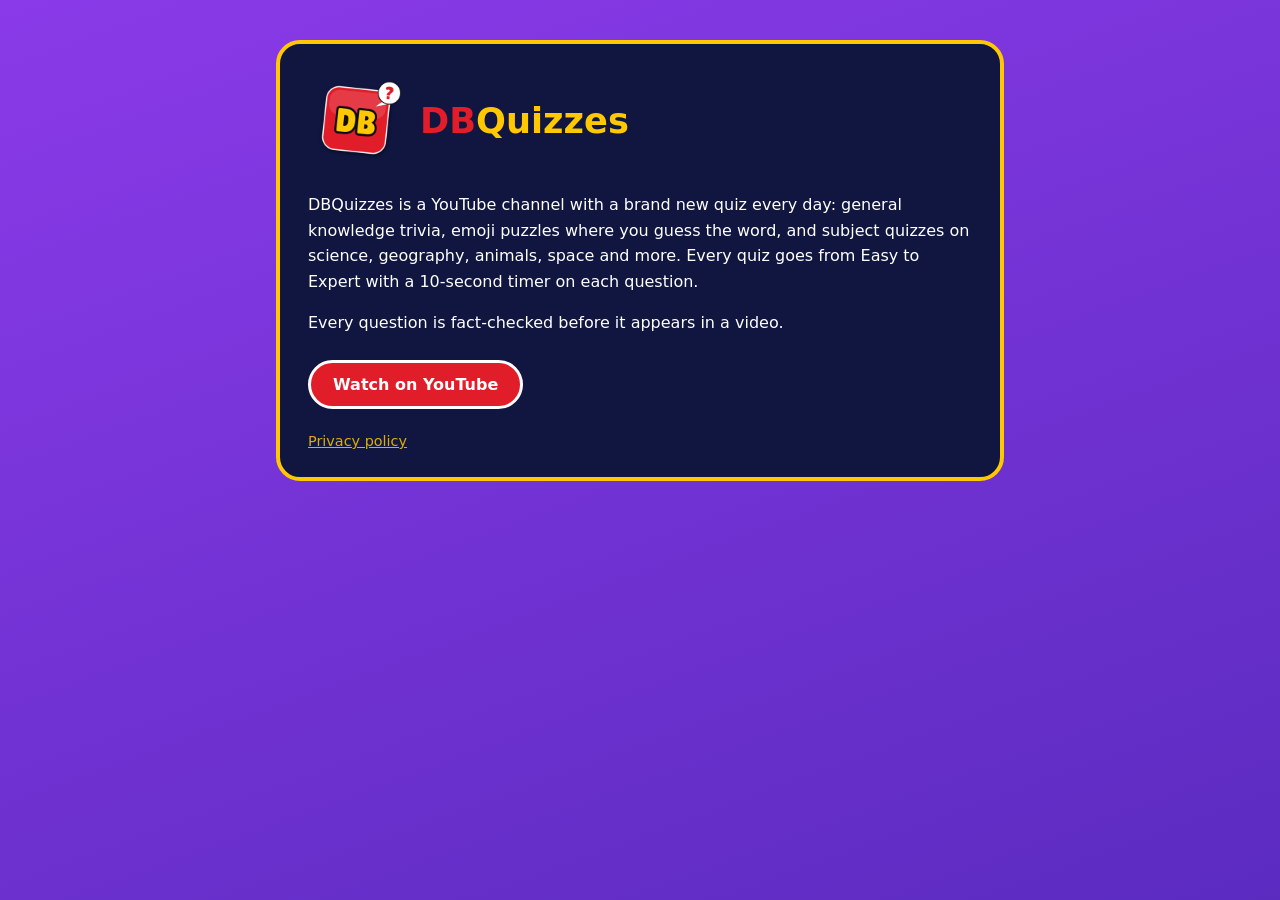
<file: index.html>
<!doctype html>
<html lang="en"><head><meta charset="utf-8"><meta name="viewport" content="width=device-width,initial-scale=1">
<title>DBQuizzes</title><meta name="description" content="DBQuizzes: a new quiz every day on YouTube."><link rel="stylesheet" href="style.css"></head>
<body><main><div class="card">
<header><img src="logo.png" alt="DBQuizzes logo"><h1><span>DB</span>Quizzes</h1></header>
<p>DBQuizzes is a YouTube channel with a brand new quiz every day: general knowledge trivia, emoji puzzles where you guess the word, and subject quizzes on science, geography, animals, space and more. Every quiz goes from Easy to Expert with a 10-second timer on each question.</p>
<p>Every question is fact-checked before it appears in a video.</p>
<a class="btn" href="https://www.youtube.com/@DBQuizzes">Watch on YouTube</a>
<footer><a href="privacy.html">Privacy policy</a></footer>
</div></main></body></html>
</file>
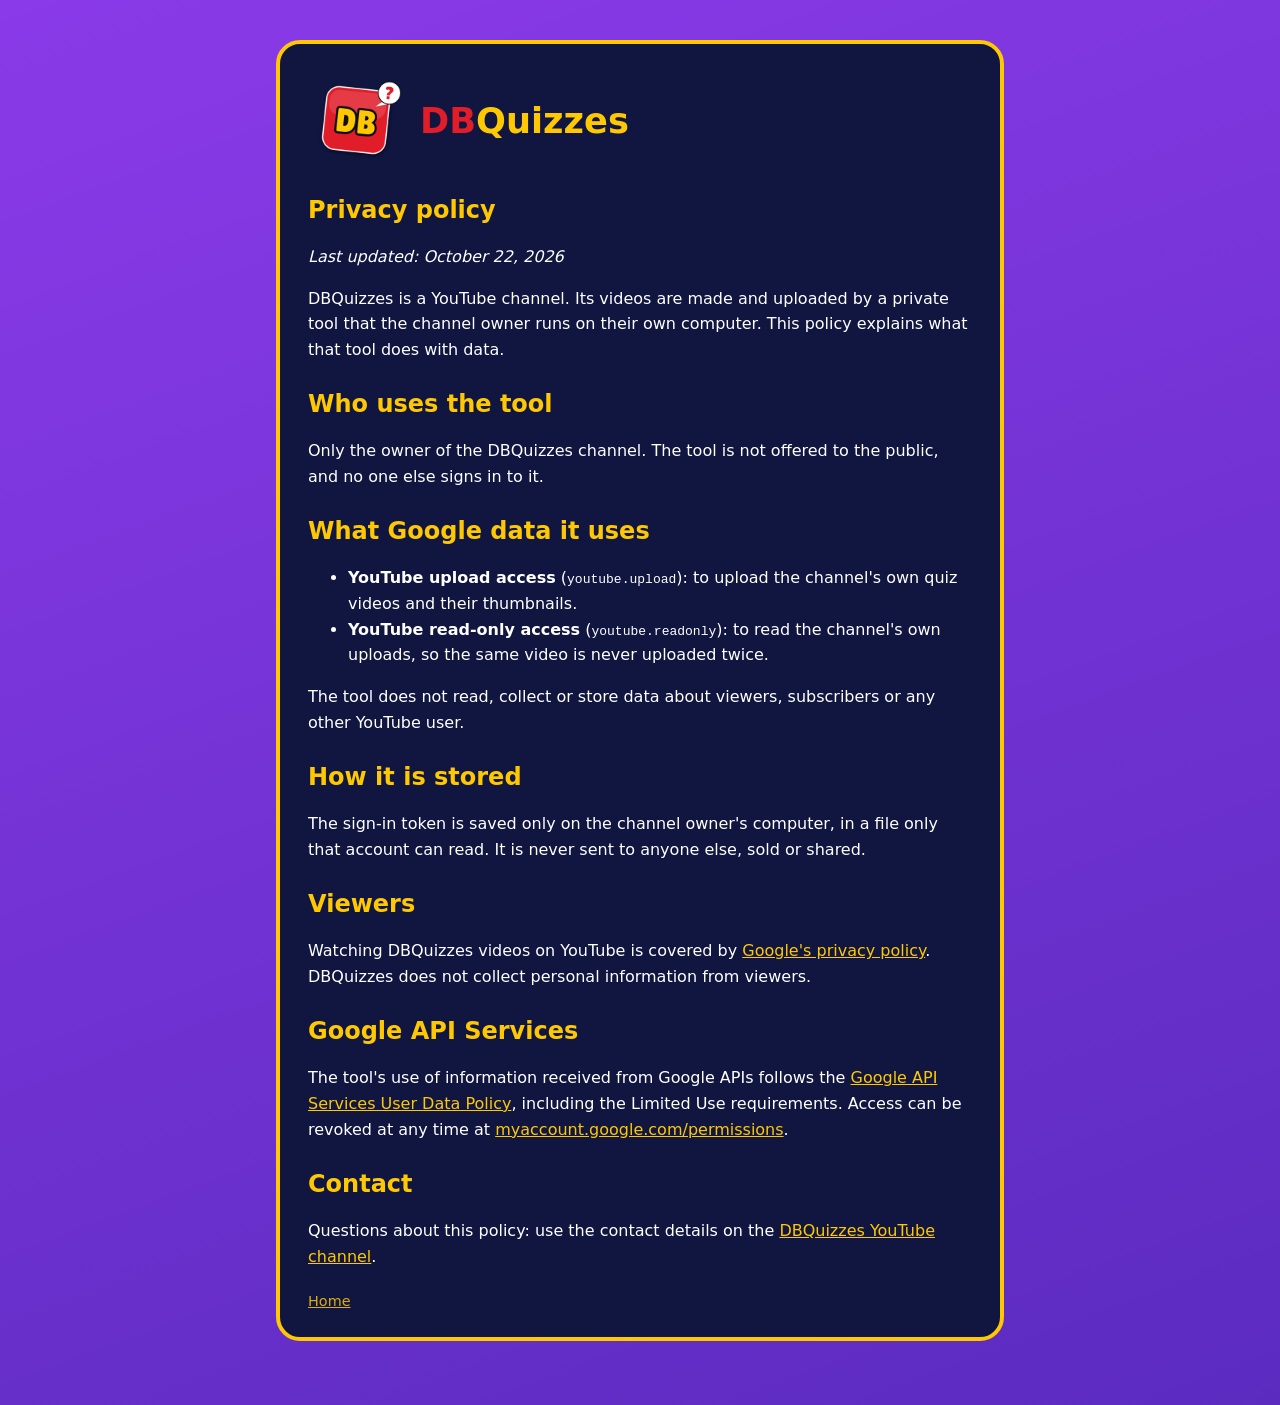
<file: privacy.html>
<!doctype html>
<html lang="en"><head><meta charset="utf-8"><meta name="viewport" content="width=device-width,initial-scale=1">
<title>Privacy Policy · DBQuizzes</title><link rel="stylesheet" href="style.css"></head>
<body><main><div class="card">
<header><img src="logo.png" alt="DBQuizzes logo"><h1><span>DB</span>Quizzes</h1></header>
<h2>Privacy policy</h2>
<p><em>Last updated: October 22, 2026</em></p>
<p>DBQuizzes is a YouTube channel. Its videos are made and uploaded by a private tool that the channel owner runs on their own computer. This policy explains what that tool does with data.</p>
<h2>Who uses the tool</h2>
<p>Only the owner of the DBQuizzes channel. The tool is not offered to the public, and no one else signs in to it.</p>
<h2>What Google data it uses</h2>
<ul>
<li><strong>YouTube upload access</strong> (<code>youtube.upload</code>): to upload the channel's own quiz videos and their thumbnails.</li>
<li><strong>YouTube read-only access</strong> (<code>youtube.readonly</code>): to read the channel's own uploads, so the same video is never uploaded twice.</li>
</ul>
<p>The tool does not read, collect or store data about viewers, subscribers or any other YouTube user.</p>
<h2>How it is stored</h2>
<p>The sign-in token is saved only on the channel owner's computer, in a file only that account can read. It is never sent to anyone else, sold or shared.</p>
<h2>Viewers</h2>
<p>Watching DBQuizzes videos on YouTube is covered by <a href="https://policies.google.com/privacy">Google's privacy policy</a>. DBQuizzes does not collect personal information from viewers.</p>
<h2>Google API Services</h2>
<p>The tool's use of information received from Google APIs follows the <a href="https://developers.google.com/terms/api-services-user-data-policy">Google API Services User Data Policy</a>, including the Limited Use requirements. Access can be revoked at any time at <a href="https://myaccount.google.com/permissions">myaccount.google.com/permissions</a>.</p>
<h2>Contact</h2>
<p>Questions about this policy: use the contact details on the <a href="https://www.youtube.com/@DBQuizzes/about">DBQuizzes YouTube channel</a>.</p>
<footer><a href="index.html">Home</a></footer>
</div></main></body></html>
</file>
<file: style.css>
:root{--red:#e11d2a;--yellow:#ffc800;--navy:#101640;--purple:#8a3ae8;--white:#fff}
*{box-sizing:border-box}body{margin:0;font-family:system-ui,-apple-system,"Segoe UI",Roboto,sans-serif;background:linear-gradient(160deg,var(--purple),#5b2bc0);color:var(--white);min-height:100vh}
main{max-width:760px;margin:0 auto;padding:40px 16px 64px}
.card{background:var(--navy);border:4px solid var(--yellow);border-radius:24px;padding:28px}
header{display:flex;align-items:center;gap:16px;margin-bottom:24px}header img{width:96px;height:96px}
h1{margin:0;font-size:2.2rem;color:var(--yellow)}h1 span{color:var(--red)}h2{color:var(--yellow);margin-top:28px}
a{color:var(--yellow)}p,li{line-height:1.6}.btn{display:inline-block;background:var(--red);color:#fff;text-decoration:none;font-weight:700;padding:12px 22px;border-radius:999px;border:3px solid #fff;margin:8px 8px 0 0}
footer{margin-top:24px;font-size:.9rem;opacity:.85}
</file>
